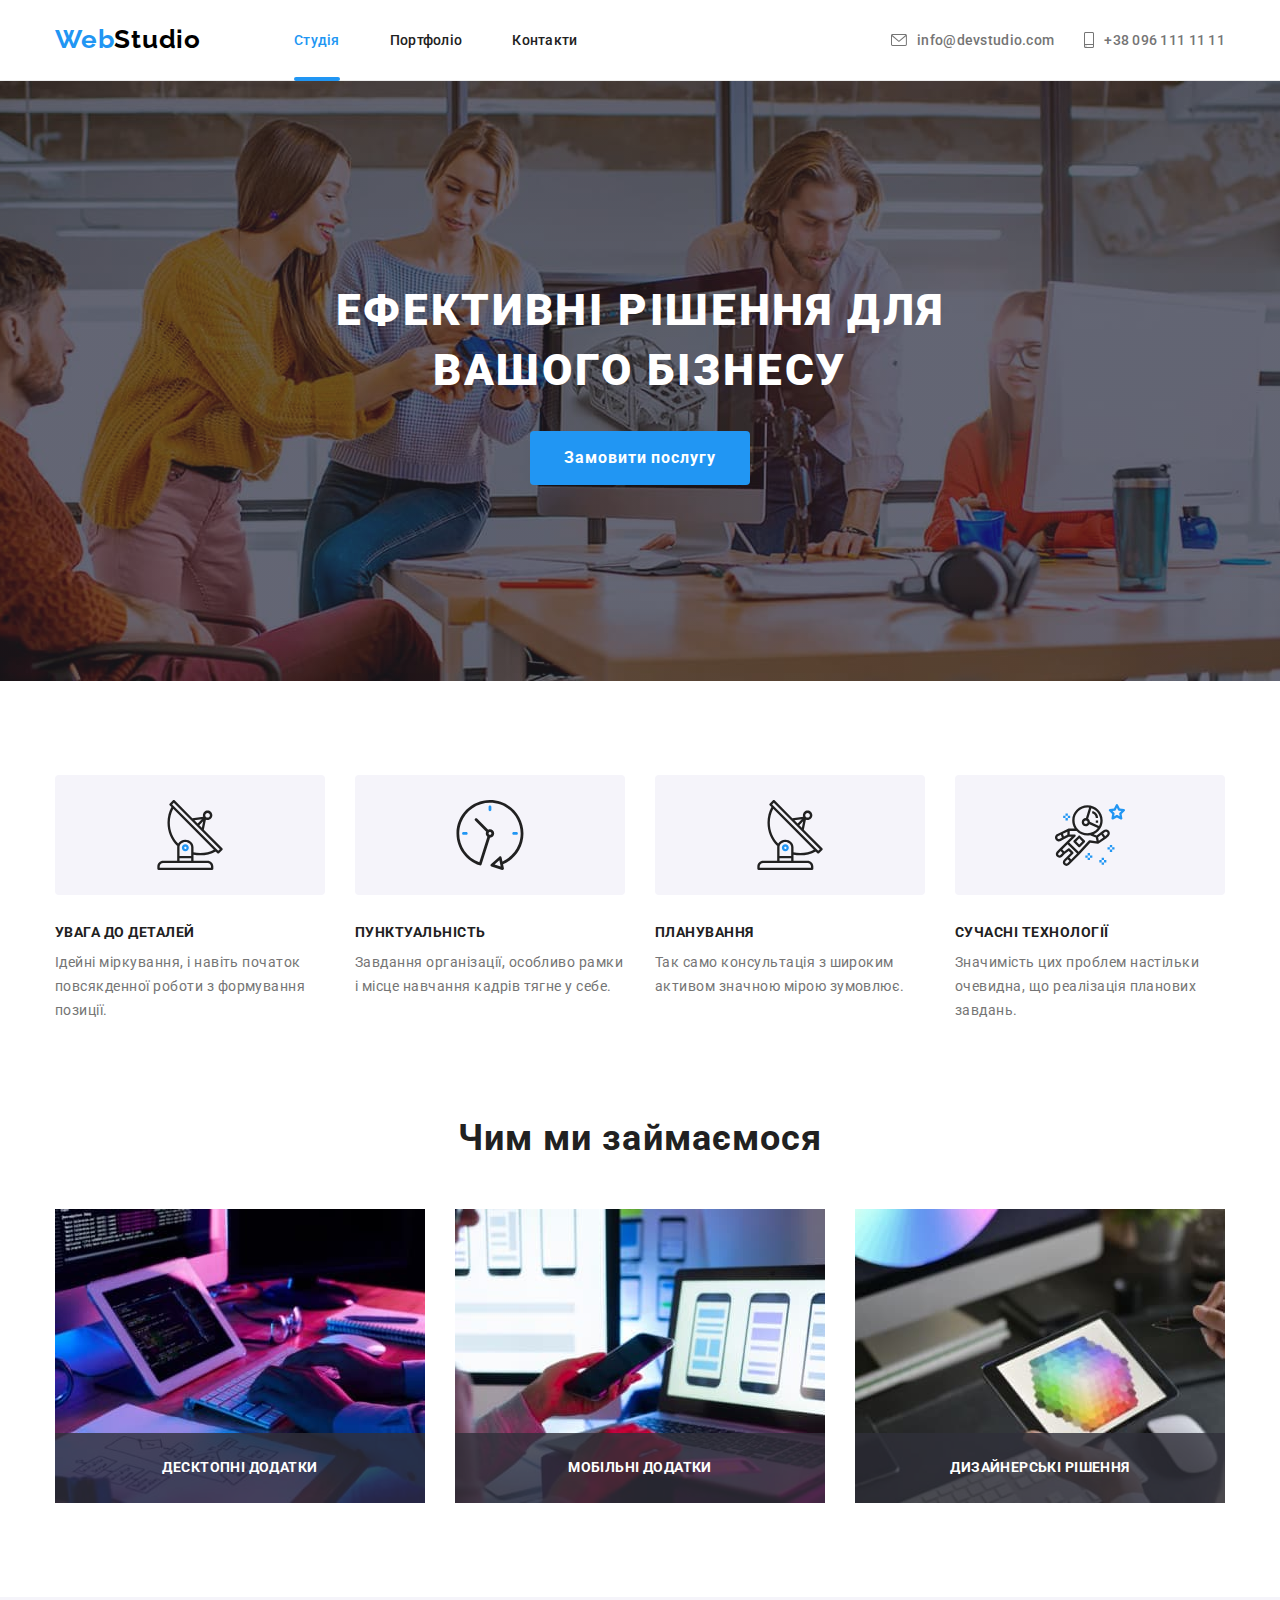
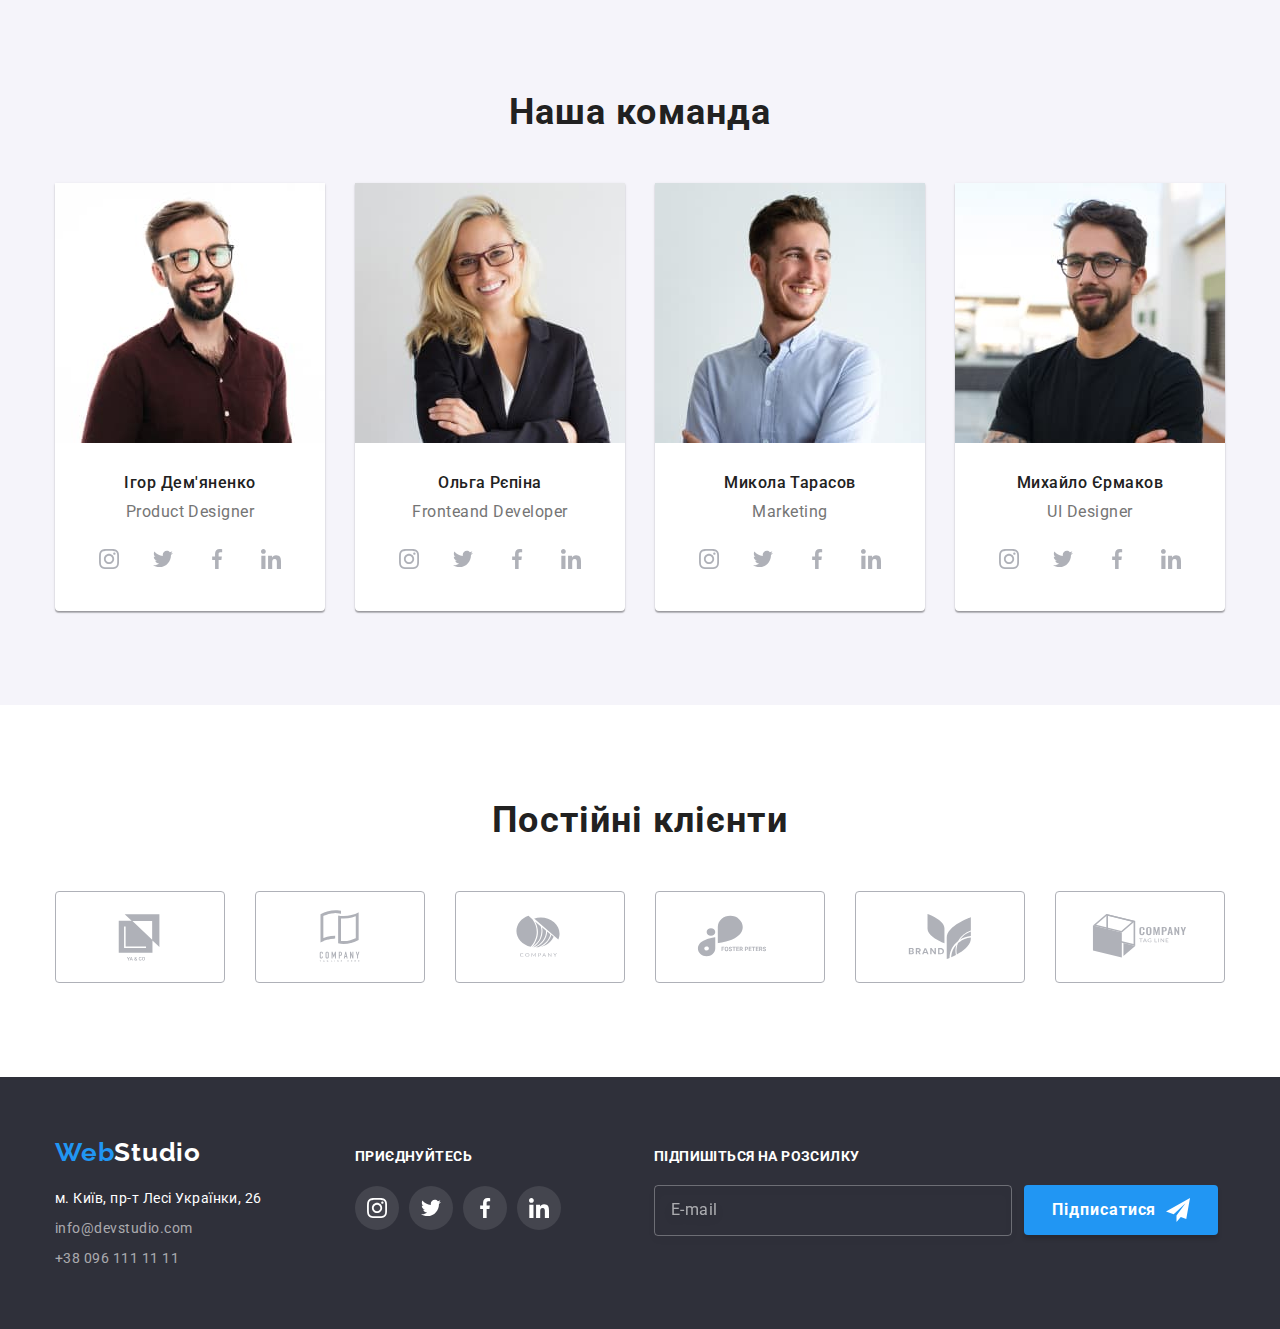
<file: index.html>
<!DOCTYPE html>
<html lang="uk">
  <head>
    <meta charset="UTF-8" />
    <meta http-equiv="X-UA-Compatible" content="IE=edge" />
    <meta name="viewport" content="width=device-width, initial-scale=1.0" />

    <link
      rel="stylesheet"
      href="https://cdnjs.cloudflare.com/ajax/libs/modern-normalize/1.1.0/modern-normalize.min.css"
    />
    <link rel="preconnect" href="https://fonts.googleapis.com" />
    <link rel="preconnect" href="https://fonts.gstatic.com" crossorigin />
    <link
      href="https://fonts.googleapis.com/css2?family=Raleway:wght@700&family=Roboto:wght@400;500;700;900&display=swap"
      rel="stylesheet"
    />
    <link rel="stylesheet" href="./css/styles.css" />
    <title>Студія</title>
  </head>

  <body>
    <header class="header">
      <div class="container main-nav">
        <nav class="header-nav">
          <a lang="en" href="./index.html" class="header-nav-logo"
            >Web<span class="nav-logo">Studio</span></a
          >

          <ul class="header-nav-list">
            <li class="header-nav-item">
              <a href="./index.html" class="header-nav-link current">Студія</a>
            </li>
            <li class="header-nav-item">
              <a href="./portfolio.html" class="header-nav-link">Портфоліо</a>
            </li>
            <li class="header-nav-item"><a href="" class="header-nav-link">Контакти</a></li>
          </ul>
        </nav>

        <ul class="header-contacts-list">
          <li class="header-contacts-item">
            <a class="header-contacts-link" href="mailto:info@devstudio.com">
              <svg class="contacts-icon" width="16" height="12">
                <use href="./images/icons.svg#icon-envelope"></use>
              </svg>
              info@devstudio.com
            </a>
          </li>
          <li class="header-contacts-item">
            <a class="header-contacts-link" href="tel:+380961111111">
              <svg class="contacts-icon" width="10" height="16">
                <use href="./images/icons.svg#icon-smartphone"></use>
              </svg>
              +38 096 111 11 11
            </a>
          </li>
        </ul>
      </div>
    </header>

    <main>
      <section class="hero overlay">
        <div class="container hero-padding">
          <h1 class="hero-tittle">Ефективні рішення для вашого бізнесу</h1>
          <button type="button" class="hero-button" data-modal-open>Замовити послугу</button>

          <div class="backdrop is-hidden" data-modal>
            <div class="modal">
              <button class="button-close" data-modal-close>
                <svg class="icon-close-black" width="18" height="18">
                  <use href="./images/icons.svg#icon-close-black"></use>
                </svg>
              </button>
              
              <form class="modal-form">
                <p class="modal-title">Залиште свої дані, ми вам передзвонимо</p>
                <div class="modal-field">
                  <label for="user-name" class="input-label">Імʼя</label>
                  <div class="input-wrapper">
                      <input type="text" class="modal-input" name="user-name" id="user-name">
                      <svg class="modal-icon" width="18" height="18">
                        <use href="./images/icons.svg#icon-person"></use>
                      </svg>
                  </div>
                </div>
                <div class="modal-field">
                  <label for="user-tel" class="input-label">Телефон</label>
                  <div class="input-wrapper">
                      <input type="tel" class="modal-input" name="user-tel" id="user-tel">
                      <svg class="modal-icon" width="18" height="18">
                        <use href="./images/icons.svg#icon-phone"></use>
                      </svg>
                  </div>
                </div>
                <div class="modal-field">
                  <label for="user-email" class="input-label">Пошта</label>
                  <div class="input-wrapper">
                      <input type="email" class="modal-input" name="user-email" id="user-email">
                      <svg class="modal-icon" width="18" height="18">
                        <use href="./images/icons.svg#icon-email"></use>
                      </svg>
                  </div>
                </div>
                <div class="modal-field">
                  <label for="user-comment" class="input-label">Коментар</label>
                  <div class="input-wrapper">
                    <textarea
                    name="user-comment"
                    id="user-comment"
                    class="modal-comment"
                    placeholder="Введіть текст"
                  ></textarea>
                  </div>
                </div>

                <div class="modal-field check-field">
                  <input
                    type="checkbox"
                    name="policy"
                    class="modal-check hide"
                    id="policy"
                  />
                  <label for="policy" class="check-text">
                    <span>
                      <svg class="check-icon" width="16" height="15">
                        <use href="./images/icons.svg#icon-check"></use>
                      </svg>
                    </span>
                   Погоджуюся з розсилкою та приймаю
                    <a href="#" class="policy">Умови договору</a>
                    </label
                  >
                </div>
                  <button type="submit" class="form-button">
                      Відправити
                  </button>
              </form>
            </div>
          </div>
        </div>
      </section>

      <section class="features section">
        <div class="container">
          <h2 class="features-tittle visually-hidden">Особливості</h2>

          <ul class="features-list">
            <li class="features-item">
              <div class="features-item-icon">
                <svg class="features-icon" width="70" height="70">
                  <use href="./images/icons.svg#icon-antenna"></use>
                </svg>
              </div>
              <h3 class="features-subtitle">Увага до деталей</h3>
              <p class="features-text">
                Ідейні міркування, і навіть початок повсякденної роботи з формування позиції.
              </p>
            </li>
            <li class="features-item">
              <div class="features-item-icon">
                <svg class="features-icon" width="70" height="70">
                  <use href="./images/icons.svg#icon-clock"></use>
                </svg>
              </div>
              <h3 class="features-subtitle">Пунктуальність</h3>
              <p class="features-text">
                Завдання організації, особливо рамки і місце навчання кадрів тягне у себе.
              </p>
            </li>
            <li class="features-item">
              <div class="features-item-icon">
                <svg class="features-icon" width="70" height="70">
                  <use href="./images/icons.svg#icon-antenna"></use>
                </svg>
              </div>
              <h3 class="features-subtitle">Планування</h3>
              <p class="features-text">
                Так само консультація з широким активом значною мірою зумовлює.
              </p>
            </li>
            <li class="features-item">
              <div class="features-item-icon">
                <svg class="features-icon" width="70" height="70">
                  <use href="./images/icons.svg#icon-astronaut"></use>
                </svg>
              </div>
              <h3 class="features-subtitle">Сучасні технології</h3>
              <p class="features-text">
                Значимість цих проблем настільки очевидна, що реалізація планових завдань.
              </p>
            </li>
          </ul>
        </div>
      </section>

      <section class="work section">
        <div class="container">
          <h2 class="work-tittle">Чим ми займаємося</h2>

          <ul class="work-list">
            <li class="work-item">
              <img
                src="./images/box1.jpg"
                alt="На столі стоїть монітор, клавіатура. Зліва від 
                    клавіатури лежить аркуш із алгоритмом коду, який в цей час набирає чоловік"
                width="370"
                height="294"
              />
              <div class="box1">
                <p class="desktop-action">Десктопні додатки</p>
              </div>
            </li>

            <li class="work-item">
              <img
                src="./images/box2.jpg"
                alt="На підставці стоїть ноуткбук, на екрані якого показано приклад із трьох варіантів зовнішнього вигляду застосунку. Біля ноутбуку знаходиться людина із телефоном, яка одразу тестує ці варіанти на телефоні"
                width="370"
                height="294"
              />

              <div class="box2">
                <p class="desktop-action">Мобільні додатки</p>
              </div>
            </li>
            <li class="work-item">
              <img
                src="./images/box3.jpg"
                alt="Людина тримає у лівій руці графічний планшет, на екрані якого виведено кольорову палітру. У правій руці вона тримає стилус, і певно хоче вибрати якийсь колір для певного графічного елеметну"
                width="370"
                height="294"
              />

              <div class="box3">
                <p class="desktop-action">Дизайнерські рішення</p>
              </div>
            </li>
          </ul>
        </div>
      </section>

      <section class="team section">
        <div class="container">
          <h2 class="team-tittle">Наша команда</h2>

          <ul class="team-list">
            <li class="team-item">
              <img
                src="./images/teamcard1.jpg"
                alt="Молодий чоловік в окулярах, з темною бородою,що мило посміхається. Він одягнутий у коричневу сорочку з білими гудзиками"
                width="270"
                height="260"
              />
              <div class="team-padding">
                <h3 class="team-name">Ігор Дем'яненко</h3>
                <p class="team-position">Product Designer</p>

                <ul class="team-soc-list">
                  <li class="team-soc-item">
                    <a class="team-soc-link link" href="#">
                      <svg class="team-soc-icon" width="20" height="20">
                        <use href="./images/icons.svg#icon-instagram"></use>
                      </svg>
                    </a>
                  </li>
                  <li class="team-soc-item">
                    <a class="team-soc-link link" href="#">
                      <svg class="team-soc-icon" width="20" height="20">
                        <use href="./images/icons.svg#icon-twitter"></use>
                      </svg>
                    </a>
                  </li>
                  <li class="team-soc-item">
                    <a class="team-soc-link link" href="#">
                      <svg class="team-soc-icon" width="20" height="20">
                        <use href="./images/icons.svg#icon-facebook"></use>
                      </svg>
                    </a>
                  </li>
                  <li class="team-soc-item">
                    <a class="team-soc-link link" href="#">
                      <svg class="team-soc-icon" width="20" height="20">
                        <use href="./images/icons.svg#icon-linkedin"></use>
                      </svg>
                    </a>
                  </li>
                </ul>
              </div>
            </li>
            <li class="team-item">
              <img
                src="./images/teamcard2.jpg"
                alt="Молода дівчина, зі світлим волоссям середньої довжини. Вона в окулярах, з прямокутною оправою. Має гарну приємну посмішку. Одягнута у чорний піджак та білу блузу"
                width="270"
                height="260"
              />
              <div class="team-padding">
                <h3 class="team-name">Ольга Рєпіна</h3>
                <p class="team-position">Fronteand Developer</p>

                <ul class="team-soc-list">
                  <li class="team-soc-item">
                    <a class="team-soc-link link" href="#">
                      <svg class="team-soc-icon" width="20" height="20">
                        <use href="./images/icons.svg#icon-instagram"></use>
                      </svg>
                    </a>
                  </li>
                  <li class="team-soc-item">
                    <a class="team-soc-link link" href="#">
                      <svg class="team-soc-icon" width="20" height="20">
                        <use href="./images/icons.svg#icon-twitter"></use>
                      </svg>
                    </a>
                  </li>
                  <li class="team-soc-item">
                    <a class="team-soc-link link" href="#">
                      <svg class="team-soc-icon" width="20" height="20">
                        <use href="./images/icons.svg#icon-facebook"></use></svg
                    ></a>
                  </li>
                  <li class="team-soc-item">
                    <a class="team-soc-link link" href="#">
                      <svg class="team-soc-icon" width="20" height="20">
                        <use href="./images/icons.svg#icon-linkedin"></use>
                      </svg>
                    </a>
                  </li>
                </ul>
              </div>
            </li>
            <li class="team-item">
              <img
                src="./images/teamcard3.jpg"
                alt="Молодий чоловік, з русявим волоссям та легкою світлою щетиною. Він дивиться у ліву сторону та приємно посміхається.На ньому одягнута світло-блакитна сорочка"
                width="270"
                height="260"
              />
              <div class="team-padding">
                <h3 class="team-name">Микола Тарасов</h3>
                <p class="team-position">Marketing</p>

                <ul class="team-soc-list">
                  <li class="team-soc-item">
                    <a class="team-soc-link link" href="#">
                      <svg class="team-soc-icon" width="20" height="20">
                        <use href="./images/icons.svg#icon-instagram"></use>
                      </svg>
                    </a>
                  </li>
                  <li class="team-soc-item">
                    <a class="team-soc-link link" href="#">
                      <svg class="team-soc-icon" width="20" height="20">
                        <use href="./images/icons.svg#icon-twitter"></use>
                      </svg>
                    </a>
                  </li>
                  <li class="team-soc-item">
                    <a class="team-soc-link link" href="#">
                      <svg class="team-soc-icon" width="20" height="20">
                        <use href="./images/icons.svg#icon-facebook"></use>
                      </svg>
                    </a>
                  </li>
                  <li class="team-soc-item">
                    <a class="team-soc-link link" href="#">
                      <svg class="team-soc-icon" width="20" height="20">
                        <use href="./images/icons.svg#icon-linkedin"></use>
                      </svg>
                    </a>
                  </li>
                </ul>
              </div>
            </li>
            <li class="team-item">
              <img
                src="./images/teamcard4.jpg"
                alt="Молодий харизматичний чоловік із темним волоссям та темною бородою. Він носить окуляри. Одягнутий у чорну футболку, на правій руці має татуювання"
                width="270"
                height="260"
              />
              <div class="team-padding">
                <h3 class="team-name">Михайло Єрмаков</h3>
                <p class="team-position">UI Designer</p>

                <ul class="team-soc-list">
                  <li class="team-soc-item">
                    <a class="team-soc-link link" href="#">
                      <svg class="team-soc-icon" width="20" height="20">
                        <use href="./images/icons.svg#icon-instagram"></use></svg
                    ></a>
                  </li>
                  <li class="team-soc-item">
                    <a class="team-soc-link link" href="#"
                      ><svg class="team-soc-icon" width="20" height="20">
                        <use href="./images/icons.svg#icon-twitter"></use></svg
                    ></a>
                  </li>
                  <li class="team-soc-item">
                    <a class="team-soc-link link" href="#">
                      <svg class="team-soc-icon" width="20" height="20">
                        <use href="./images/icons.svg#icon-facebook"></use>
                      </svg>
                    </a>
                  </li>
                  <li class="team-soc-item">
                    <a class="team-soc-link link" href="#">
                      <svg class="team-soc-icon" width="20" height="20">
                        <use href="./images/icons.svg#icon-linkedin"></use>
                      </svg>
                    </a>
                  </li>
                </ul>
              </div>
            </li>
          </ul>
        </div>
      </section>

      <section class="clients section">
        <div class="container">
          <h2 class="clients-tittle">Постійні клієнти</h2>

          <ul class="clients-list">
            <li class="clients-item">
              <a class="clients-link" href="">
                <svg class="clients-icon" width="106" height="60">
                  <use href="./images/icons.svg#icon-client1"></use>
                </svg>
              </a>
            </li>
            <li class="clients-item">
              <a class="clients-link" href="">
                <svg class="clients-icon" width="106" height="60">
                  <use href="./images/icons.svg#icon-client2"></use>
                </svg>
              </a>
            </li>
            <li class="clients-item">
              <a class="clients-link" href="">
                <svg class="clients-icon" width="106" height="60">
                  <use href="./images/icons.svg#icon-client3"></use>
                </svg>
              </a>
            </li>
            <li class="clients-item">
              <a class="clients-link" href="">
                <svg class="clients-icon" width="106" height="60">
                  <use href="./images/icons.svg#icon-client4"></use>
                </svg>
              </a>
            </li>
            <li class="clients-item">
              <a class="clients-link" href="">
                <svg class="clients-icon" width="106" height="60">
                  <use href="./images/icons.svg#icon-client5"></use>
                </svg>
              </a>
            </li>
            <li class="clients-item">
              <a class="clients-link" href="">
                <svg class="clients-icon" width="106" height="60">
                  <use href="./images/icons.svg#icon-client6"></use>
                </svg>
              </a>
            </li>
          </ul>
        </div>
      </section>

      <footer class="footer section">
        <div class="container footer-main">
          <div class="footer-logo">
            <a lang="en" href="./index.html" class="footer-logo-begin"
              >Web<span class="footer-logo-end">Studio</span></a
            >

            <address class="footer-contacts">
              <ul class="footer-contacts-list">
                <li class="footer-contacts-item contacts-margin">
                  <a
                    href="https://goo.gl/maps/CPtrU1FHBa2aNyZL9"
                    target="_blank"
                    rel="noopener noreferrer nofollow"
                    class="footer-contacts-address"
                  >
                    м. Київ, пр-т Лесі Українки, 26
                  </a>
                </li>
                <li class="footer-contacts-item contacts-margin">
                  <a href="mailto:info@devstudio.com" class="footer-contacts-link"
                    >info@devstudio.com</a
                  >
                </li>
                <li class="footer-contacts-item">
                  <a href="tel:+380961111111" class="footer-contacts-link">+38 096 111 11 11</a>
                </li>
              </ul>
            </address>
          </div>

          <div class="footer-soc">
            <span class="welcome">Приєднуйтесь</span>
            <ul class="footer-soc-list">
              <li class="footer-soc-item">
                <a class="footer-soc-link link" href="#">
                  <svg class="footer-soc-icon" width="20" height="20">
                    <use href="./images/icons.svg#icon-instagram"></use>
                  </svg>
                </a>
              </li>
              <li class="footer-soc-item">
                <a class="footer-soc-link link" href="#">
                  <svg class="footer-soc-icon" width="20" height="20">
                    <use href="./images/icons.svg#icon-twitter"></use>
                  </svg>
                </a>
              </li>
              <li class="footer-soc-item">
                <a class="footer-soc-link link" href="#">
                  <svg class="footer-soc-icon" width="20" height="20">
                    <use href="./images/icons.svg#icon-facebook"></use>
                  </svg>
                </a>
              </li>
              <li class="footer-soc-item">
                <a class="footer-soc-link link" href="#">
                  <svg class="footer-soc-icon" width="20" height="20">
                    <use href="./images/icons.svg#icon-linkedin"></use>
                  </svg>
                </a>
              </li>
            </ul>
          </div>


          <div class="send-footer">
            <p class="input-send">Підпишіться на розсилку</p>
            <form class="form-send">
              <div class="input-wrapper-send">
                  <input type="email" class="send-email" name="user-email" id="send-email"
                  placeholder="E-mail">
                  <button type="submit" class="send-button">
                    Підписатися
                      <svg class="send-icon" width="24" height="24">
                        <use href="./images/icons.svg#icon-send"></use>
                      </svg>
                  </button>
              </div>
          </form>
        </div>

        </div>
      </footer>
    </main>
    <script src="./js/modal.js"></script>
  </body>
</html>
</file>
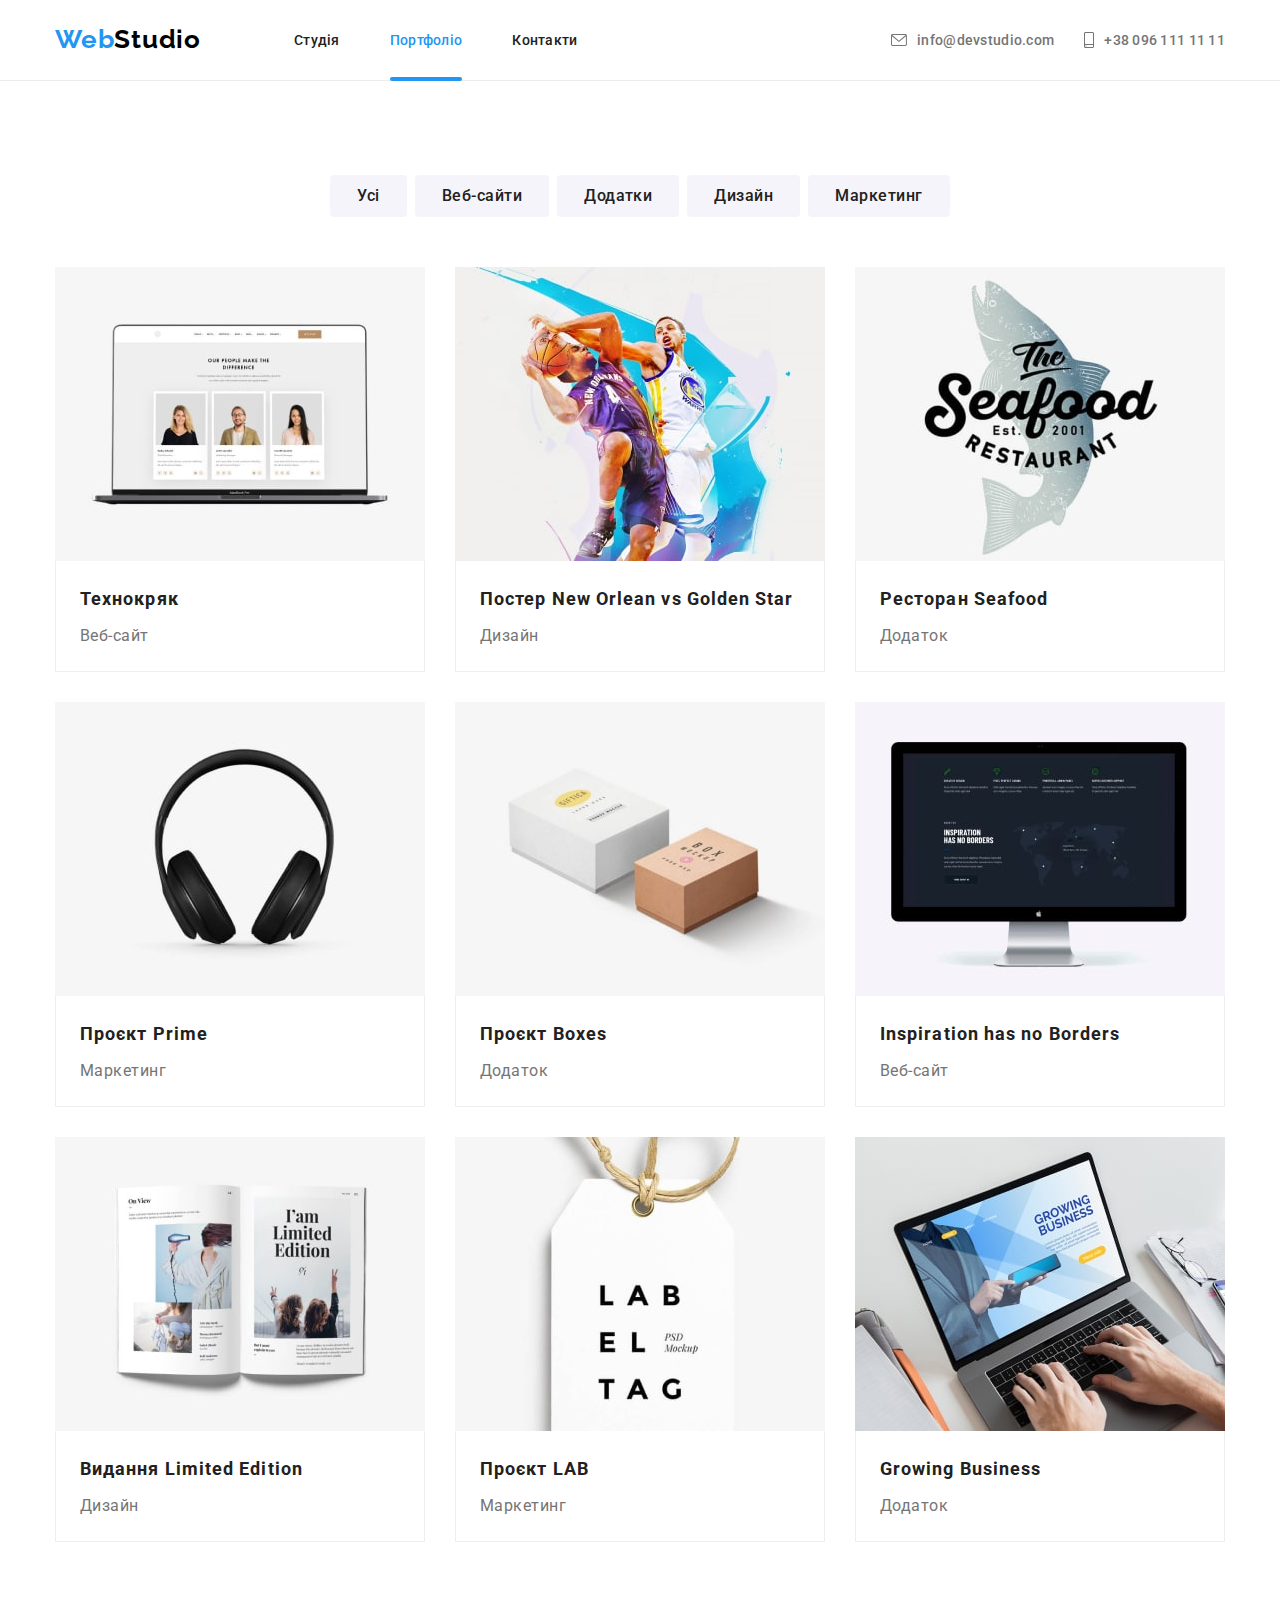
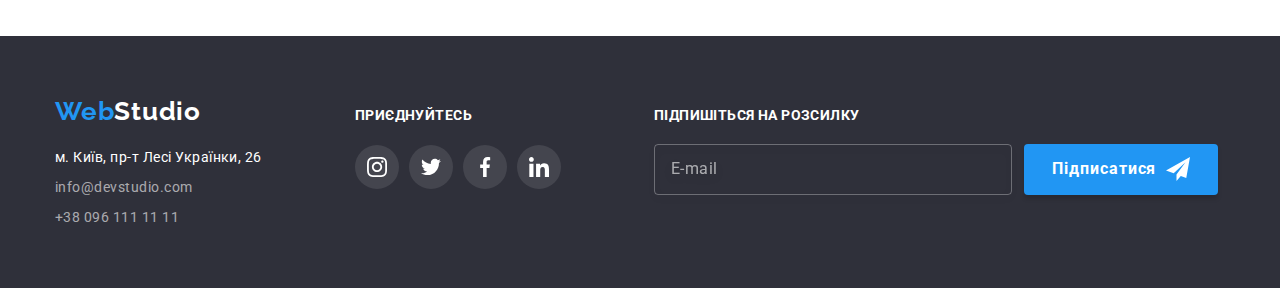
<file: portfolio.html>
<!DOCTYPE html>
<html lang="uk">
  <head>
    <meta charset="UTF-8" />
    <meta http-equiv="X-UA-Compatible" content="IE=edge" />
    <meta name="viewport" content="width=device-width, initial-scale=1.0" />
    <link
      rel="stylesheet"
      href="https://cdnjs.cloudflare.com/ajax/libs/modern-normalize/1.1.0/modern-normalize.min.css"
    />
    <link rel="preconnect" href="https://fonts.googleapis.com" />
    <link rel="preconnect" href="https://fonts.gstatic.com" crossorigin />
    <link
      href="https://fonts.googleapis.com/css2?family=Raleway:wght@700&family=Roboto:wght@400;500;700;900&display=swap"
      rel="stylesheet"
    />
    <link rel="stylesheet" href="./css/styles.css" />
    <title>Портфоліо</title>
  </head>

  <body>
    <header class="header">
      <div class="container main-nav">
        <nav class="header-nav">
          <a lang="en" href="./index.html" class="header-nav-logo"
            >Web<span class="nav-logo">Studio</span></a
          >

          <ul class="header-nav-list">
            <li class="header-nav-item">
              <a href="./index.html" class="header-nav-link">Студія</a>
            </li>
            <li class="header-nav-item">
              <a href="./portfolio.html" class="header-nav-link current">Портфоліо</a>
            </li>
            <li class="header-nav-item"><a href="" class="header-nav-link">Контакти</a></li>
          </ul>
        </nav>

        <ul class="header-contacts-list">
          <li class="header-contacts-item">
            <a class="header-contacts-link" href="mailto:info@devstudio.com">
              <svg class="contacts-icon" width="16" height="12">
                <use href="./images/icons.svg#icon-envelope"></use>
              </svg>
              info@devstudio.com
            </a>
          </li>
          <li class="header-contacts-item">
            <a class="header-contacts-link" href="tel:+380961111111">
              <svg class="contacts-icon" width="10" height="16">
                <use href="./images/icons.svg#icon-smartphone"></use>
              </svg>
              +38 096 111 11 11
            </a>
          </li>
        </ul>
      </div>
    </header>

    <main>
      <section class="portfolio section">
        <div class="container">
          <h1 class="portfolio-tittle visually-hidden">Портфоліо</h1>

          <ul class="portfolio-filters-list">
            <li class="portfolio-filters-item">
              <button type="button" class="portfolio-filters-button">Усі</button>
            </li>
            <li class="portfolio-filters-item">
              <button type="button" class="portfolio-filters-button">Веб-сайти</button>
            </li>
            <li class="portfolio-filters-item">
              <button type="button" class="portfolio-filters-button">Додатки</button>
            </li>
            <li class="portfolio-filters-item">
              <button type="button" class="portfolio-filters-button">Дизайн</button>
            </li>
            <li class="portfolio-filters-item">
              <button type="button" class="portfolio-filters-button">Маркетинг</button>
            </li>
          </ul>

          <ul class="portfolio-projects-list">
            <li class="portfolio-projects-item">
              <a href="" class="portfolio-projects-link">
                <div class="item-overlay">
                  <img
                    src="./images/project1.jpg"
                    alt="Приклад сторінки сайту"
                    width="370"
                    height="294"
                  />
                  <p class="text-overlay">
                    Ресурс пропонує комплексні пропозиції з різним рівнем функціоналу та сервісів.
                    Все це дозволить відвідувачу отримати вичерпні відомості про компанію чи
                    приватну особу.
                  </p>
                </div>
                <div class="projects-text">
                  <h2 class="portfolio-projects-subtitle">Технокряк</h2>
                  <p class="portfolio-projects-text">Веб-сайт</p>
                </div>
              </a>
            </li>
            <li class="portfolio-projects-item">
              <a href="" class="portfolio-projects-link">
                <div class="item-overlay">
                  <img
                    src="./images/project2.jpg"
                    alt="Постер із зображенням двох гравців у баскетбол"
                    width="370"
                    height="294"
                  />
                  <p class="text-overlay">
                    Ресурс пропонує комплексні пропозиції з різним рівнем функціоналу та сервісів.
                    Все це дозволить відвідувачу отримати вичерпні відомості про компанію чи
                    приватну особу.
                  </p>
                </div>
                <div class="projects-text">
                  <h2 class="portfolio-projects-subtitle">Постер New Orlean vs Golden Star</h2>
                  <p class="portfolio-projects-text">Дизайн</p>
                </div>
              </a>
            </li>
            <li class="portfolio-projects-item">
              <a href="" class="portfolio-projects-link">
                <div class="item-overlay">
                  <img
                    src="./images/project3.jpg"
                    alt="Макет додатку ресторану морської їжі"
                    width="370"
                    height="294"
                  />
                  <p class="text-overlay">
                    Ресурс пропонує комплексні пропозиції з різним рівнем функціоналу та сервісів.
                    Все це дозволить відвідувачу отримати вичерпні відомості про компанію чи
                    приватну особу.
                  </p>
                </div>

                <div class="projects-text">
                  <h2 class="portfolio-projects-subtitle">Ресторан Seafood</h2>
                  <p class="portfolio-projects-text">Додаток</p>
                </div>
              </a>
            </li>
            <li class="portfolio-projects-item">
              <div class="item-overlay">
                <a href="" class="portfolio-projects-link">
                  <div class="item-overlay">
                    <img src="./images/project4.jpg" alt="Наушники" width="370" height="294" />
                    <p class="text-overlay">
                      Ресурс пропонує комплексні пропозиції з різним рівнем функціоналу та сервісів.
                      Все це дозволить відвідувачу отримати вичерпні відомості про компанію чи
                      приватну особу.
                    </p>
                  </div>
                  <div class="projects-text">
                    <h2 class="portfolio-projects-subtitle">Проєкт Prime</h2>
                    <p class="portfolio-projects-text">Маркетинг</p>
                  </div>
                </a>
              </div>
            </li>
            <li class="portfolio-projects-item">
              <a href="" class="portfolio-projects-link">
                <div class="item-overlay">
                  <img
                    src="./images/project5.jpg"
                    alt="Макети двох коробок"
                    width="370"
                    height="294"
                  />
                  <p class="text-overlay">
                    Ресурс пропонує комплексні пропозиції з різним рівнем функціоналу та сервісів.
                    Все це дозволить відвідувачу отримати вичерпні відомості про компанію чи
                    приватну особу.
                  </p>
                </div>
                <div class="projects-text">
                  <h2 class="portfolio-projects-subtitle">Проєкт Boxes</h2>
                  <p class="portfolio-projects-text">Додаток</p>
                </div>
              </a>
            </li>
            <li class="portfolio-projects-item">
              <a href="" class="portfolio-projects-link">
                <div class="item-overlay">
                  <img
                    src="./images/project6.jpg"
                    alt="Монітор із зображенням карти світу"
                    width="370"
                    height="294"
                  />
                  <p class="text-overlay">
                    Ресурс пропонує комплексні пропозиції з різним рівнем функціоналу та сервісів.
                    Все це дозволить відвідувачу отримати вичерпні відомості про компанію чи
                    приватну особу.
                  </p>
                </div>
                <div class="projects-text">
                  <h2 lang="en" class="portfolio-projects-subtitle">Inspiration has no Borders</h2>
                  <p class="portfolio-projects-text">Веб-сайт</p>
                </div>
              </a>
            </li>
            <li class="portfolio-projects-item">
              <a href="" class="portfolio-projects-link">
                <div class="item-overlay">
                  <img src="./images/project7.jpg" alt="Розворот книги" width="370" height="294" />
                  <p class="text-overlay">
                    Ресурс пропонує комплексні пропозиції з різним рівнем функціоналу та сервісів.
                    Все це дозволить відвідувачу отримати вичерпні відомості про компанію чи
                    приватну особу.
                  </p>
                </div>
                <div class="projects-text">
                  <h2 class="portfolio-projects-subtitle">Видання Limited Edition</h2>
                  <p class="portfolio-projects-text">Дизайн</p>
                </div>
              </a>
            </li>
            <li class="portfolio-projects-item">
              <a href="" class="portfolio-projects-link">
                <div class="item-overlay">
                  <img
                    src="./images/project8.jpg"
                    alt="Паперовий ярлик білого кольору з назвою проєкту"
                    width="370"
                    height="294"
                  />
                  <p class="text-overlay">
                    Ресурс пропонує комплексні пропозиції з різним рівнем функціоналу та сервісів.
                    Все це дозволить відвідувачу отримати вичерпні відомості про компанію чи
                    приватну особу.
                  </p>
                </div>
                <div class="projects-text">
                  <h2 class="portfolio-projects-subtitle">Проєкт LAB</h2>
                  <p class="portfolio-projects-text">Маркетинг</p>
                </div>
              </a>
            </li>
            <li class="portfolio-projects-item">
              <a href="" class="portfolio-projects-link">
                <div class="item-overlay">
                  <img
                    src="./images/project9.jpg"
                    alt="Зображення нотубука"
                    width="370"
                    height="294"
                  />
                  <p class="text-overlay">
                    Ресурс пропонує комплексні пропозиції з різним рівнем функціоналу та сервісів.
                    Все це дозволить відвідувачу отримати вичерпні відомості про компанію чи
                    приватну особу.
                  </p>
                </div>
                <div class="projects-text">
                  <h2 class="portfolio-projects-subtitle">Growing Business</h2>
                  <p class="portfolio-projects-text">Додаток</p>
                </div>
              </a>
            </li>
          </ul>
        </div>
      </section>
    </main>

    <footer class="footer section">
      <div class="container footer-main">
        <div class="footer-logo">
          <a lang="en" href="./index.html" class="footer-logo-begin"
            >Web<span class="footer-logo-end">Studio</span></a
          >

          <address class="footer-contacts">
            <ul class="footer-contacts-list">
              <li class="footer-contacts-item contacts-margin">
                <a
                  href="https://goo.gl/maps/CPtrU1FHBa2aNyZL9"
                  target="_blank"
                  rel="noopener noreferrer nofollow"
                  class="footer-contacts-address"
                >
                  м. Київ, пр-т Лесі Українки, 26
                </a>
              </li>
              <li class="footer-contacts-item contacts-margin">
                <a href="mailto:info@devstudio.com" class="footer-contacts-link"
                  >info@devstudio.com</a
                >
              </li>
              <li class="footer-contacts-item">
                <a href="tel:+380961111111" class="footer-contacts-link">+38 096 111 11 11</a>
              </li>
            </ul>
          </address>
        </div>

        <div class="footer-soc">
          <span class="welcome">Приєднуйтесь</span>
          <ul class="footer-soc-list">
            <li class="footer-soc-item">
              <a class="footer-soc-link link" href="#">
                <svg class="footer-soc-icon" width="20" height="20">
                  <use href="./images/icons.svg#icon-instagram"></use>
                </svg>
              </a>
            </li>
            <li class="footer-soc-item">
              <a class="footer-soc-link link" href="#">
                <svg class="footer-soc-icon" width="20" height="20">
                  <use href="./images/icons.svg#icon-twitter"></use>
                </svg>
              </a>
            </li>
            <li class="footer-soc-item">
              <a class="footer-soc-link link" href="#">
                <svg class="footer-soc-icon" width="20" height="20">
                  <use href="./images/icons.svg#icon-facebook"></use>
                </svg>
              </a>
            </li>
            <li class="footer-soc-item">
              <a class="footer-soc-link link" href="#">
                <svg class="footer-soc-icon" width="20" height="20">
                  <use href="./images/icons.svg#icon-linkedin"></use>
                </svg>
              </a>
            </li>
          </ul>
        </div>

        <div class="send-footer">
          <p class="input-send">Підпишіться на розсилку</p>
          <form class="form-send">
            <div class="input-wrapper-send">
                <input type="email" class="send-email" name="user-email" id="send-email"
                placeholder="E-mail">
                <button type="submit" class="send-button">
                  Підписатися
                    <svg class="send-icon" width="24" height="24">
                      <use href="./images/icons.svg#icon-send"></use>
                    </svg>
                </button>
            </div>
        </form>
      </div>



      </div>
    </footer>
  </body>
</html>
</file>
<file: css/styles.css>
:root {
  --first-color: #212121;
  --accent-color: #2196f3;
  --accent-color-text: #ffffff;
  --hero-color: #ffffff;
  --text-color: #757575;
  --portfolio-button-color: #f5f4fa;
  --team-background-color: #f5f4fa;
  --hero-footer-background-color: #2f303a;
  --main-background-color: #ffffff;
  --contacts-link-color: rgba(255, 255, 255, 0.6);
  --nav-logo-color: #000000;
  --border-color-portfolio: #eeeeee;
  --border-color-header: #ececec;
  --icon-first-color: #afb1b8;
  --icon-background-color: FFFFFF;
  --icon-backgroud-color-hover: #2196f3;
  --icon-main-color: #ffffff;
  --icon-features-background: #f5f4fa;
  --icon-clients-first-color: #afb1b8;
  --icon-clients-color-hover: #2196f3;
  --icon-soc-color-hover: #ffffff;
  --icon-contacts-color: #757575;
  --icon-footer-color: rgba(255, 255, 255, 0.1);
  --work-box-text: rgba(47, 48, 58, 0.8);
  --projects-card-owerlay: rgba(33, 150, 243, 0.9);
  --button-close-border: #0000001a;
  --button-close-icon: #000000;
  --animation: 250ms cubic-bezier(0.4, 0, 0.2, 1);
  --text-form-color: #757575;
  --border-input-color: rgba(33, 33, 33, 0.2);
  --comment-color: rgba(117, 117, 117, 0.5);
  --form-button-border-hover: #188CE8;
  --send-input-color: rgba(255, 255, 255, 0.3);
  --send-input-shadow:  rgba(0, 0, 0, 0.15);
  --button-active-color: #188CE8;
  --placeholder-color: rgba(255, 255, 255, 0.6);
  --form-button-shadow: 0px 4px 4px rgba(0, 0, 0, 0.15);
}

h1,
h2,
h3,
h4,
h5,
h6,
p {
  margin: 0;
}

ul {
  list-style: none;
  margin: 0;
  padding: 0;
}

img {
  display: block;
  max-width: 100%;
  height: auto;
}

body {
  font-family: Roboto, Times New Roman, Arial, Helvetica, sans-serif;
  color: var(--first-color);
  background-color: var(--main-background-color);
  letter-spacing: 0.03em;
}

.container {
  width: 1200px;
  padding-left: 15px;
  padding-right: 15px;
  margin-left: auto;
  margin-right: auto;
}

.header {
  border-bottom-color: var(--border-color-header);
  border-bottom-style: solid;
  border-bottom-width: 1px;
}

.header-nav-logo,
.header-nav-link,
.header-contacts-link,
.footer-logo-begin,
.footer-contacts-address,
.footer-contacts-link,
.portfolio-projects-link {
  text-decoration: none;
}

.header-nav-logo,
.footer-logo-begin {
  font-weight: 700;
  font-size: 26px;
  line-height: 1.19;
  letter-spacing: 0.03em;

  padding-top: 24px;
  padding-bottom: 25px;
}

.header-nav-logo,
.nav-logo,
.footer-logo-begin {
  font-family: Raleway, sans-serif;
  color: var(--accent-color);
}

.nav-logo {
  color: var(--nav-logo-color);
  letter-spacing: 0.03em;
}

.header-nav-link,
.header-contacts-link {
  font-weight: 500;
  font-size: 14px;
  line-height: 1.1429;
  letter-spacing: 0.02em;
  transition: color var(--animation);
}

.header-nav-link {
  display: block;
  padding-top: 32px;
  padding-bottom: 32px;
  color: var(--first-color);
}

.header-contacts-link {
  color: var(--text-color);
}

.header-nav-link:hover,
.header-contacts-link:hover,
.header-nav-link:focus,
.header-contacts-link:focus {
  color: var(--accent-color);
}

.header-nav-list .header-nav-link.current {
  color: var(--accent-color);
}

.header-nav-list {
  display: flex;
  margin-left: 93px;
}

.header-nav-list {
  gap: 50px;
}

.header-nav-list .header-nav-item:last-child {
  margin-right: 0;
}

.header-contacts-list {
  display: flex;
  margin-left: auto;
  height: 16px;
}

.header-contacts-list .header-contacts-item + .header-contacts-item {
  margin-left: 30px;
}

.header-contacts-link {
  display: flex;
  align-items: center;
}

.contacts-icon {
  fill: var(--icon-contacts-color);
  transition: fill var(--animation);
  margin-right: 10px;
}

.header-contacts-link:hover .contacts-icon,
.header-contacts-link:focus .contacts-icon {
  fill: var(--accent-color);
}

.header-nav {
  display: flex;
}

.main-nav {
  display: flex;
  align-items: center;
}

.header-nav-link {
  position: relative;
}

.header-nav-link::after {
  content: '';
  position: absolute;
  left: 0;
  bottom: -1px;

  display: block;
  width: 100%;
  height: 4px;
  background-color: var(--accent-color);
  border-radius: 2px;

  display: none;
}

.header-nav-link.current::after {
  display: block;
}

.overlay {
  max-width: 1600px;
  height: 600px;
  margin-left: auto;
  margin-right: auto;
  background-image: linear-gradient(to right, rgba(47, 48, 58, 0.4), rgba(47, 48, 58, 0.4)),
    url(../images/hero.jpg);
  background-repeat: no-repeat;
  background-position: center;
}

.footer {
  background-color: var(--hero-footer-background-color);
}

.hero-padding {
  padding-top: 200px;
  padding-bottom: 200px;
}

.hero-tittle {
  margin-bottom: 30px;
  margin-right: auto;
  margin-left: auto;
  width: 696px;

  font-weight: 900;
  font-size: 44px;
  line-height: 1.36;
  text-transform: uppercase;
}

.hero-button {
  display: block;
  box-sizing: border-box;
  margin-left: auto;
  margin-right: auto;
  border-color: transparent;
}

.hero-tittle,
.hero-button {
  text-align: center;
  letter-spacing: 0.06em;
  color: var(--hero-color);
}

.hero-button {
  font-family: inherit;
  font-weight: 700;
  font-size: 16px;
  line-height: 1.88;
  background-color: var(--accent-color);
  border-radius: 4px;
  padding-top: 10px;
  padding-bottom: 10px;
  padding-left: 32px;
  padding-right: 32px;
}

.hero-button,
.portfolio-filters-button {
  cursor: pointer;
}

.backdrop.is-hidden {
  visibility: hidden;
  opacity: 0;
  pointer-events: none;
}

.backdrop {
  position: fixed;
  top: 0;
  left: 0;
  width: 100%;
  height: 100%;
  background: rgba(0, 0, 0, 0.2);
  opacity: 1;
  z-index: 1;
  visibility: visible;
  transition: opacity 500ms, visibility 500ms cubic-bezier(0.4, 0, 0.2, 1);
}

.modal {
  position: absolute;
  top: 50%;
  left: 50%;
  transform: translate(-50%, -50%);
  width: 528px;
  height: 581px;
  background: #ffffff;
  box-shadow: 0px 1px 3px rgba(0, 0, 0, 0.12), 0px 1px 1px rgba(0, 0, 0, 0.14),
    0px 2px 1px rgba(0, 0, 0, 0.2);
  border-radius: 4px;
}

.button-close {
  display: flex;
  align-items: center;
  justify-content: center;

  position: absolute;
  top: 8px;
  right: 8px;

  width: 30px;
  height: 30px;
  background-color: transparent;
  border: 1px solid var(--button-close-border);
  border-radius: 50%;

  cursor: pointer;
}

.icon-close-black {
  fill: var(--button-close-icon);
  transition: fill var(--animation);
  
}

.icon-close-black:hover {
  fill:var(--accent-color);
}

.button-close:focus .icon-close-black  {
  fill: var(--accent-color)
}

.section {
  padding-top: 94px;
  padding-bottom: 94px;
}

.features-list {
  display: flex;
  gap: 30px;
  flex-basis: calc((100%-90px) / 4);
}

.features-item-icon {
  height: 120px;
  padding-top: 25px;
  padding-right: 100px;
  padding-bottom: 25px;
  padding-left: 100px;
  margin-bottom: 30px;
  background-color: var(--icon-features-background);
  border-radius: 4px;
}

.features-tittle,
.portfolio-tittle {
  opacity: 0;
}

.visually-hidden {
  position: absolute;
  width: 1px;
  height: 1px;
  margin: -1px;
  border: 0;
  padding: 0;
  white-space: nowrap;
  clip-path: inset(100%);
  clip: rect(0 0 0 0);
  overflow: hidden;
}

.features-subtitle {
  font-size: 14px;
  line-height: 1.14;
  text-transform: uppercase;
  color: var(--first-color);
  margin-bottom: 10px;
}

.features-text {
  font-size: 14px;
  line-height: 1.71;
  color: var(--text-color);
}

.header-nav-item,
.header-contacts-item,
.features-item,
.team-item,
.work-item,
.footer-contacts-item,
.portfolio-filters-item,
.portfolio-projects-item {
  list-style-type: none;
}

.work {
  padding-top: 0;
}

.work-list {
  display: flex;
}

.work-item:not(:last-child) {
  margin-right: 30px;
}

.work-tittle,
.team-tittle,
.team-name,
.team-position {
  text-align: center;
}

.work-tittle,
.team-tittle {
  font-size: 36px;
  line-height: 1.17;
  letter-spacing: 0.03em;
  color: var(--first-color);
}

.work-tittle {
  margin-bottom: 50px;
}

.work-item {
  position: relative;
}

.box1,
.box2,
.box3 {
  display: block;
  position: absolute;
  bottom: 0;
  left: 0;

  width: 100%;

  background-color: var(--work-box-text);
}

.desktop-action {
  padding-top: 27px;
  padding-right: auto;
  padding-bottom: 27px;
  padding-left: auto;

  font-family: 'Roboto';
  font-weight: 700;
  font-size: 14px;
  line-height: 1.14;
  text-align: center;
  letter-spacing: 0.03em;
  text-transform: uppercase;

  color: var(--accent-color-text);
}

.team {
  background-color: var(--team-background-color);
}

.team-item {
  background-color: var(--accent-color-text);
  border-radius: 0px 0px 4px 4px;
  box-shadow: 0px 1px 3px rgba(0, 0, 0, 0.12), 0px 1px 1px rgba(0, 0, 0, 0.14),
    0px 2px 1px rgba(0, 0, 0, 0.2);
}

.team {
  padding-top: 94px;
}

.team-list {
  display: flex;
  justify-content: center;
}

.team-item:not(:last-child) {
  margin-right: 30px;
}

.team-tittle {
  margin-bottom: 50px;
}

.team-name,
.team-position {
  font-size: 16px;
  line-height: 1.19;
  letter-spacing: 0.03em;
}

.team-name {
  margin-bottom: 10px;
}

.team-name {
  font-weight: 500;
  color: var(--first-color);
}

.team-position {
  margin-bottom: 16px;
}

.team-position {
  color: var(--text-color);
}

.team-padding {
  padding-top: 30px;
  padding-bottom: 30px;
}

.team-soc-list {
  display: flex;
  justify-content: center;
  gap: 10px;
}
.team-soc-item {
  width: 44px;
  height: 44px;
}

.team-soc-link {
  width: 100%;
  height: 100%;
  background-color: var(--icon-background-color);
  border-radius: 50%;
  display: flex;
  align-items: center;
  justify-content: center;
  transition: background-color var(--animation);
}

.team-soc-icon {
  fill: var(--icon-first-color);
  transition: fill var(--animation);
}

.team-soc-link:hover,
.team-soc-link:focus {
  background-color: var(--icon-backgroud-color-hover);
}

.team-soc-link:hover .team-soc-icon,
.team-soc-link:focus .team-soc-icon {
  fill: var(--icon-soc-color-hover);
}

.clients {
  padding-top: 94px;
  padding-bottom: 94px;
}

.clients-tittle {
  font-size: 36px;
  line-height: 1.17em;
  text-align: center;
  letter-spacing: 0.03em;
  color: var(--first-color);
}

.clients-tittle {
  margin-bottom: 50px;
}

.clients-list {
  display: flex;
  gap: 30px;
}

.clients-item {
  width: 170px;
  height: 92px;
}

.clients-link {
  width: 100%;
  height: 100%;
  display: flex;
  align-items: center;
  justify-content: center;
  border: 1px solid var(--icon-clients-first-color);
  border-radius: 4px;
  transition: var(--animation);
}

.clients-icon {
  fill: var(--icon-clients-first-color);
  transition: fill var(--animation);
}

.clients-link:hover,
.clients-link:focus {
  border-color: var(--icon-clients-color-hover);
}

.clients-link:hover .clients-icon,
.clients-link:focus .clients-icon {
  fill: var(--icon-clients-color-hover);
}

.footer {
  padding-top: 60px;
  padding-bottom: 60px;
}

.footer-main {
  align-items: baseline;
}

.footer-logo-end {
  color: var(--accent-color-text);
  letter-spacing: 0.03em;
}

.footer-contacts {
  margin-top: 20px;
}

.footer-contacts-address,
.footer-contacts-link {
  font-size: 14px;
  line-height: 1.5;
}

.footer-contacts-address {
  font-style: normal;
  color: var(--accent-color-text);
  transition: color var(--animation);
}

.footer-contacts-link {
  font-style: normal;
  color: var(--contacts-link-color);
  transition: color var(--animation);
}

.footer-contacts-link:hover,
.footer-contacts-link:focus,
.footer-contacts-address:hover,
.footer-contacts-address:focus {
  color: var(--accent-color);
}

.welcome {
  font-family: 'Roboto';
  font-weight: 700;
  font-size: 14px;
  line-height: 1.14;
  letter-spacing: 0.03em;
  text-transform: uppercase;

  color: var(--accent-color-text);
}

.footer-main {
  display: flex;
  gap: 93px;
}

.footer-soc-list {
  margin-top: 20px;
}

.footer-soc-list {
  display: flex;
  justify-content: center;
  gap: 10px;
}
.footer-soc-item {
  width: 44px;
  height: 44px;
}

.footer-soc-link {
  width: 100%;
  height: 100%;
  background-color: var(--icon-footer-color);
  border-radius: 50%;
  display: flex;
  align-items: center;
  justify-content: center;
  transition: background-color var(--animation);
}

.footer-soc-icon {
  fill: var(--accent-color-text);
  transition: fill var(--animation);
}

.footer-soc-link:hover,
.footer-soc-link:focus {
  background-color: var(--icon-backgroud-color-hover);
}

.footer-soc-link:hover .team-soc-icon,
.footer-soc-link:focus .team-soc-icon {
  fill: var(--icon-soc-color-hover);
}

.contacts-margin {
  margin-bottom: 9px;
}

.input-send {
  font-weight: 700;
  font-size: 14px;
  line-height: 1.14;
  letter-spacing: 0.03em;
  text-transform: uppercase;

  color: var(--accent-color-text);
}

.input-wrapper-send{
  display: flex;
  align-items: center;
  justify-content: center;
  gap: 12px;
  margin-top: 20px;
}



.send-icon {
  fill: var(--accent-color-text);
}

.send-button {
display: inline-flex;
align-items: center;
justify-content: center;
gap:10px;

padding-top: 10px;
padding-right: 28px;
padding-bottom: 10px;
padding-left: 28px;

border: transparent;
background-color: var(--accent-color);
box-shadow: 0px 4px 4px var(--send-input-shadow);
border-radius: 4px;
transition: background-color var(--animation);

font-weight: 700;
  font-size: 16px;
  line-height: 1.89;
  letter-spacing: 0.06em;

  color: var(--accent-color-text);

}

.send-button:hover,
.send-button:focus {
  background-color: var(--button-active-color);
}

.send-email::placeholder {
  font-size: 16px;
  line-height: 1.25;
  letter-spacing: 0.03em;
 
  color: var(--placeholder-color);
  transition: color var(--animation);
}


.send-email {
width: 358px;
padding-top: 15px;
padding-bottom: 15px;
padding-left: 16px;

color: var(--accent-color-text);

border: 1px solid var(--send-input-color);
filter: drop-shadow(0px 4px 4px var(--send-input-shadow));
border-radius: 4px;

background-color: transparent;
outline: transparent;
transition: border-color var(--animation);

}

.send-email:hover,
.send-email:focus {
  border-color: var(--accent-color);
}


.send-email:hover::placeholder,
.send-email:focus::placeholder {
  color: var(--accent-color-text);
}


.btn-size-all,
.btn-size-app,
.btn-size-design,
.btn-size-mark,
.btn-size-web {
  height: 38px;
}

.portfolio-filters-list {
  display: flex;
  justify-content: center;
  gap: 8px;
}

.portfolio-projects-item {
  background-color: var(--main-background-color);
}

.item-overlay {
  position: relative;
  overflow: hidden;
}

.text-overlay {
  position: absolute;
  padding-top: 63px;
  padding-right: 24px;
  padding-bottom: 63px;
  padding-left: 24px;
  font-size: 18px;
  line-height: 1.56;
  letter-spacing: 0.03em;
  color: var(--accent-color-text);
  background-color: var(--projects-card-owerlay);
  transform: translateY(0);
  transition: transform var(--animation);
}

.portfolio-projects-item:hover .text-overlay {
  transform: translateY(-100%);
}

.portfolio-projects-list {
  display: flex;
  flex-wrap: wrap;
  gap: 30px;
  justify-content: center;
}

.portfolio-projects-list {
  flex-basis: calc((100%-60px) / 3);
}

.portfolio-projects-link {
  display: block;
  transition: var(--animation);
}

.portfolio-projects-link:hover,
.portfolio-projects-link:focus {
  transition: box-shadow var(--animation);
  box-shadow: 0px 1px 1px rgba(0, 0, 0, 0.12), 0px 4px 4px rgba(0, 0, 0, 0.06),
    1px 4px 6px rgba(0, 0, 0, 0.16);
}

.portfolio-filters-button {
  font-family: inherit;
  font-weight: 500;
  font-size: 16px;
  line-height: 1.63;
  text-align: center;
  letter-spacing: 0.03em;
  color: var(--first-color);
  background-color: var(--portfolio-button-color);
  border-radius: 4px;
  padding: 6px 25px;
  border-color: transparent;
  transition: box-shadow var(--animation), color var(--animation), background-color var(--animation);
}

.portfolio-filters-button:hover,
.portfolio-filters-button:focus {
  color: var(--accent-color-text);
  background-color: var(--accent-color);
  box-shadow: 0px 3px 1px rgba(0, 0, 0, 0.1), 0px 1px 2px rgba(0, 0, 0, 0.08),
    0px 2px 2px rgba(0, 0, 0, 0.12);
}

.portfolio-projects-subtitle {
  font-size: 18px;
  line-height: 2;
  letter-spacing: 0.06em;
  color: var(--first-color);
  transition: color var(--animation), background-color var(--animation);
}

.portfolio-projects-text {
  font-size: 16px;
  line-height: 1.88;
  color: var(--text-color);
  transition: color var(--animation), background-color var(--animation);
}


.projects-text {
  padding-top: 20px;
  padding-bottom: 20px;
  padding-left: 24px;
  padding-right: 24px;
  border-right-width: 1px;
  border-left-width: 1px;
  border-bottom-width: 1px;
  border-left-color: var(--border-color-portfolio);
  border-right-color: var(--border-color-portfolio);
  border-bottom-color: var(--border-color-portfolio);
  border-bottom-style: solid;
  border-left-style: solid;
  border-right-style: solid;
}

.portfolio-projects-subtitle {
  margin-bottom: 4px;
}

.portfolio-filters-list {
  margin-bottom: 50px;
}

.modal {
  padding-top: 40px;
  padding-right: 40px;
  padding-bottom: 40px;
  padding-left: 40px;
}

.modal-field {
  margin-bottom: 10px;
}

.modal-title {
font-weight: 700;
font-size: 20px;
line-height: 1.15;
text-align: center;
letter-spacing: 0.03em;
margin-bottom: 12px;

color: var(--first-color);
}

.input-label {
  display: block;
font-size: 12px;
line-height: 1.67;
letter-spacing: 0.01em;
margin-bottom: 4px;

color: var(--text-form-color);
}

.input-wrapper {
  position: relative;
}

.modal-input {
width: 100%;
height: 40px;
padding-left: 42px;
border: 1px solid var(--border-input-color);
border-radius: 4px;
background-color: transparent;
outline: transparent;
transition: border-color var(--animation);
}

.modal-input:focus,
.modal-input:hover {
  border-color: var(--accent-color);
}

.modal-comment {
  width: 100%;
  height: 120px;
  padding-top: 12px;
  padding-right: 16px;
  padding-bottom: 12px;
  padding-left: 16px;
  border: 1px solid var(--border-input-color);
  border-radius: 4px;
  resize: none;
  background-color: transparent;
  outline: transparent;

  transition: border-color var(--animation);
}

.modal-comment::placeholder {
  font-size: 12px;
line-height: 1.67;
letter-spacing: 0.01em;
color: var(--comment-color);
}

.modal-comment:hover,
.modal-comment:focus {
  border-color: var(--accent-color);
}

.modal-icon {
  fill: var(--first-color);
  position: absolute;
  left: 12px;
  top: 50%;
  transform: translateY(-50%);
  transition: fill var(--animation);
} 

.modal-input:focus + .modal-icon,
.modal-input:hover + .modal-icon {
  fill: var(--accent-color);
}

.modal-icon:hover,
.modal-icon:focus  {
  fill: var(--accent-color);
 }

.hide {
  border: 0;
  clip: rect(1px, 1px, 1px, 1px);
  clip-path: inset(50%);
  height: 1px;
  margin: -1px;
  overflow: hidden;
  padding: 0;
  position: absolute;
  width: 1px;
  word-wrap: normal;
}


.check-field {
  margin-bottom: 21px;
}

.check-text {
  display: flex;
  align-items: center;
  justify-content: center;
  gap: 7px;
  font-size: 14px;
  line-height: 1.71;
  letter-spacing: 0.03em;
  color: var(--text-form-color);

  transition: color var(--animation);
}

.check-text span {
  width: 16px;
  height: 15px;
  border: 2px solid var(--first-color);
  border-radius: 2px;
  margin-right: 7px;
  display: flex;
  align-items: center;
  justify-content: center;
  fill: transparent;
}

.modal-check:checked + .check-text span {
  background-color: var(--accent-color);
  border: none;
  fill: #ffffff;
}

.modal-check:focus + .check-text span,
.modal-check:hover + .check-text span {
  border-color: var(--accent-color);
}

.policy {
  position: relative;
  font-size: 14px;
  line-height: 1.71;
  letter-spacing: 0.03em;
  color: var(--accent-color);
  text-decoration: none;
}

.policy::after {
  content: '';
  position: absolute;
  left: 0;
  bottom: 5px;

  display: block;
  width: 100%;
  height: 1px;
  background-color: var(--accent-color);

}




.form-button {
    display: block;
    box-sizing: border-box;
    margin-left: auto;
    margin-right: auto;
    border-color: transparent;
    border:none;
  
    text-align: center;
    color: var(--hero-color);
  
    font-family: inherit;
    font-weight: 700;
    font-size: 16px;
    line-height: 1.88;
    letter-spacing: 0.06em;
    background-color: var(--accent-color);
    border-radius: 4px;
    box-shadow: var(--form-button-shadow);
    padding-top: 10px;
    padding-bottom: 10px;
    padding-left: 52px;
    padding-right: 52px;
  
    cursor: pointer;
    transition: background-color var(--animation);
  }

  .form-button:hover,
  .form-button:focus {
    background-color: var(--form-button-border-hover);
  }
</file>
